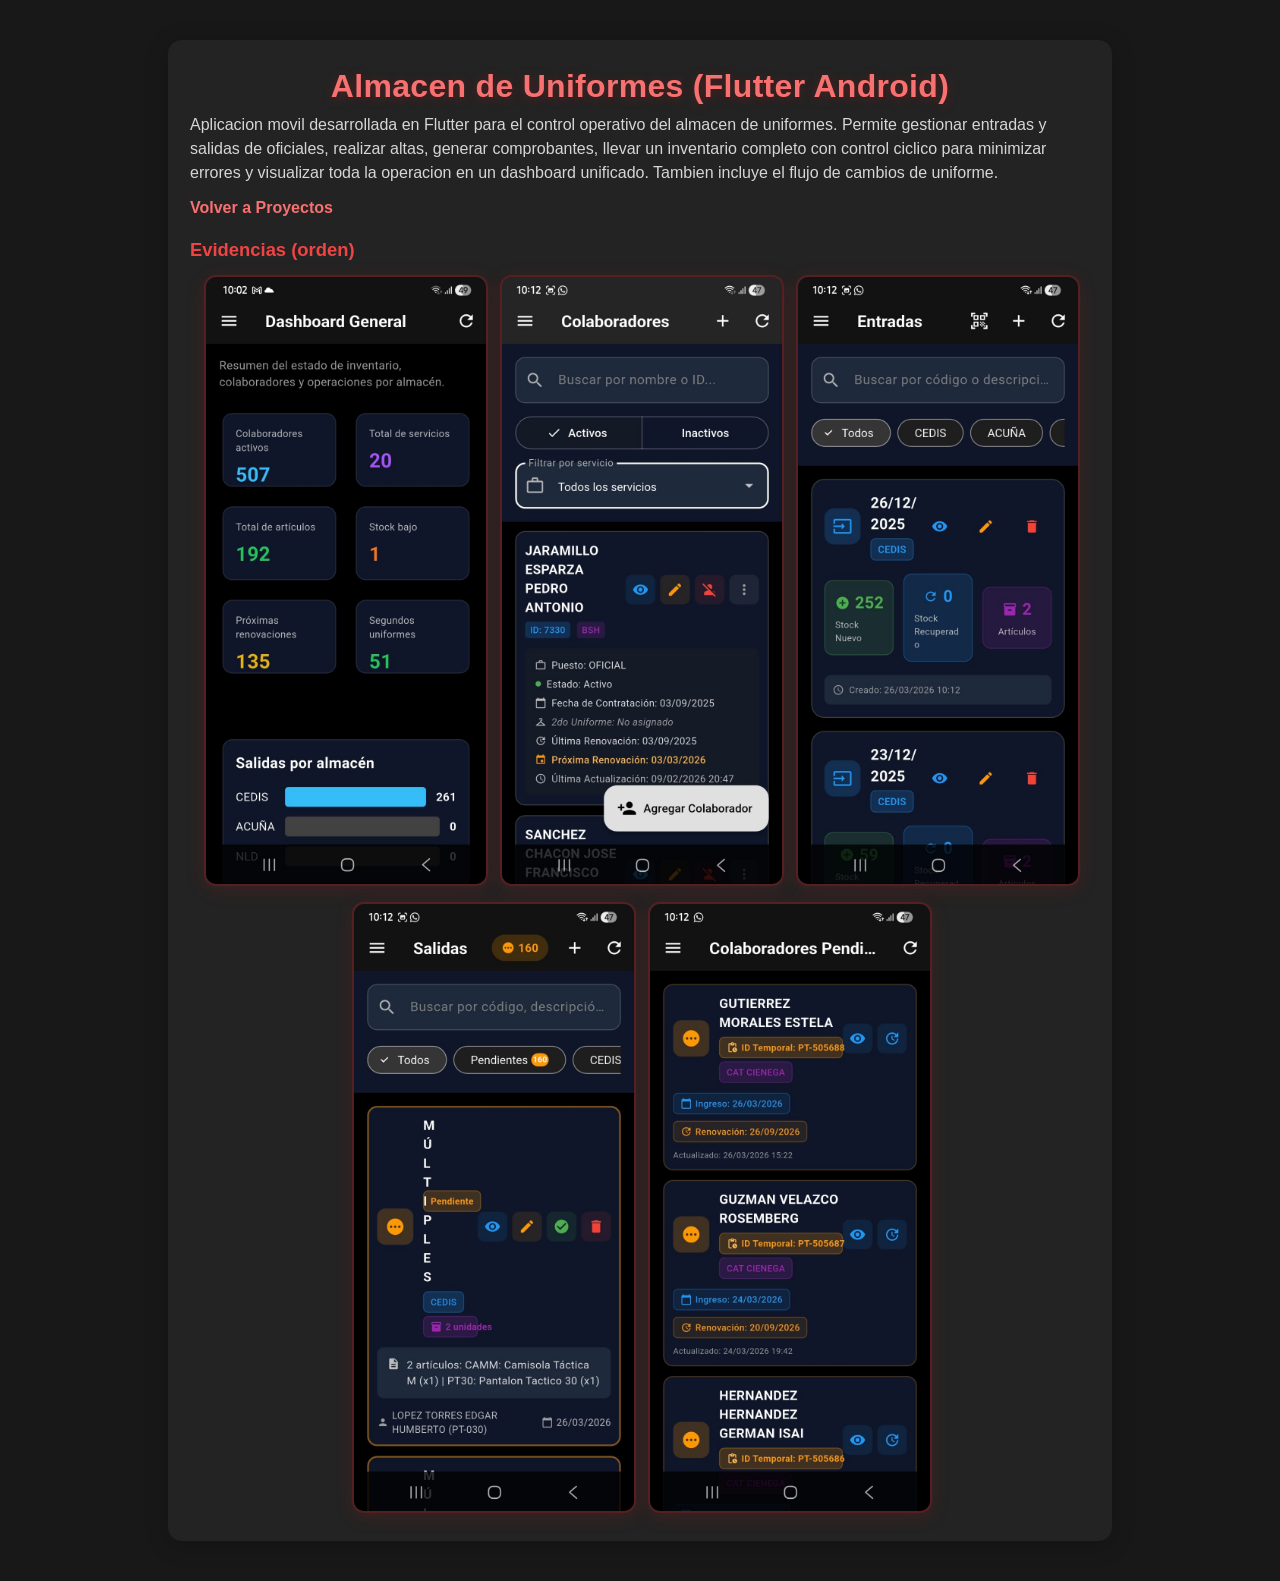
<file: almacen.html>
<!DOCTYPE html>
<html lang="es">
<head>
  <meta charset="UTF-8">
  <meta name="viewport" content="width=device-width, initial-scale=1.0">
  <title>Almacen de Uniformes - Evidencias</title>
  <style>
    body {
      background: #181818;
      color: #f5f5f5;
      font-family: 'Segoe UI', Arial, sans-serif;
      margin: 0;
      padding: 0;
    }
    .container {
      max-width: 900px;
      margin: 40px auto;
      background: #232323;
      border-radius: 14px;
      box-shadow: 0 4px 24px #0003;
      padding: 28px 22px;
      position: relative;
    }
    h1 {
      font-size: 2rem;
      margin: 0 0 8px 0;
      color: #f87171;
      text-align: center;
      letter-spacing: .3px;
      text-shadow: 0 2px 12px #b91c1c55;
    }
    p {
      margin: 0;
      color: #d6d6d6;
      line-height: 1.5;
    }
    .back {
      display: inline-block;
      margin-top: 14px;
      color: #f87171;
      text-decoration: none;
      font-weight: 600;
    }
    .section-title {
      margin-top: 22px;
      color: #ef4444;
      font-size: 1.15rem;
      font-weight: 700;
    }
    .evidencias {
      display: flex;
      flex-wrap: wrap;
      flex-direction: row;
      gap: 16px;
      margin-top: 14px;
      justify-content: center;
      align-items: flex-start;
    }
    figure {
      margin: 0;
      width: min(280px, 100%);
    }
    img {
      width: 100%;
      max-width: 280px;
      height: auto;
      border-radius: 12px;
      box-shadow: 0 4px 18px rgba(185,28,28,0.18);
      border: 2px solid #b91c1c55;
      display: block;
      background: #232326;
    }

    .evidencias.one figure { width: min(520px, 100%); }
    .evidencias.one img { max-width: 520px; }
    .evidencias.three figure { width: min(360px, 100%); }
    .evidencias.three img { max-width: 360px; }
    figcaption {
      display: none;
    }
    @media (max-width: 600px) {
      .container { padding: 18px 14px; margin: 18px 10px; }
      h1 { font-size: 1.6rem; }
      figure { width: 100%; }
      img { border-radius: 10px; max-width: 100%; }
    }
  </style>
</head>
<body>
  <div class="container">
    <h1>Almacen de Uniformes (Flutter Android)</h1>
    <p>
      Aplicacion movil desarrollada en Flutter para el control operativo del almacen de uniformes.
      Permite gestionar entradas y salidas de oficiales, realizar altas, generar comprobantes, llevar un inventario completo
      con control ciclico para minimizar errores y visualizar toda la operacion en un dashboard unificado.
      Tambien incluye el flujo de cambios de uniforme.
    </p>
    <a class="back" href="./index.html">Volver a Proyectos</a>

    <div class="section-title">Evidencias (orden)</div>
    <div class="evidencias many">
      <figure>
        <img src="./evidencias ts/almacen/inicio.jpeg" alt="Almacen - inicio">
      </figure>
      <figure>
        <img src="./evidencias ts/almacen/colaboradores.jpeg" alt="Almacen - colaboradores">
      </figure>
      <figure>
        <img src="./evidencias ts/almacen/entradas.jpeg" alt="Almacen - entradas">
      </figure>
      <figure>
        <img src="./evidencias ts/almacen/salidas.jpeg" alt="Almacen - salidas">
      </figure>
      <figure>
        <img src="./evidencias ts/almacen/pendientes.jpeg" alt="Almacen - pendientes">
      </figure>
    </div>
  </div>
</body>
</html>
</file>
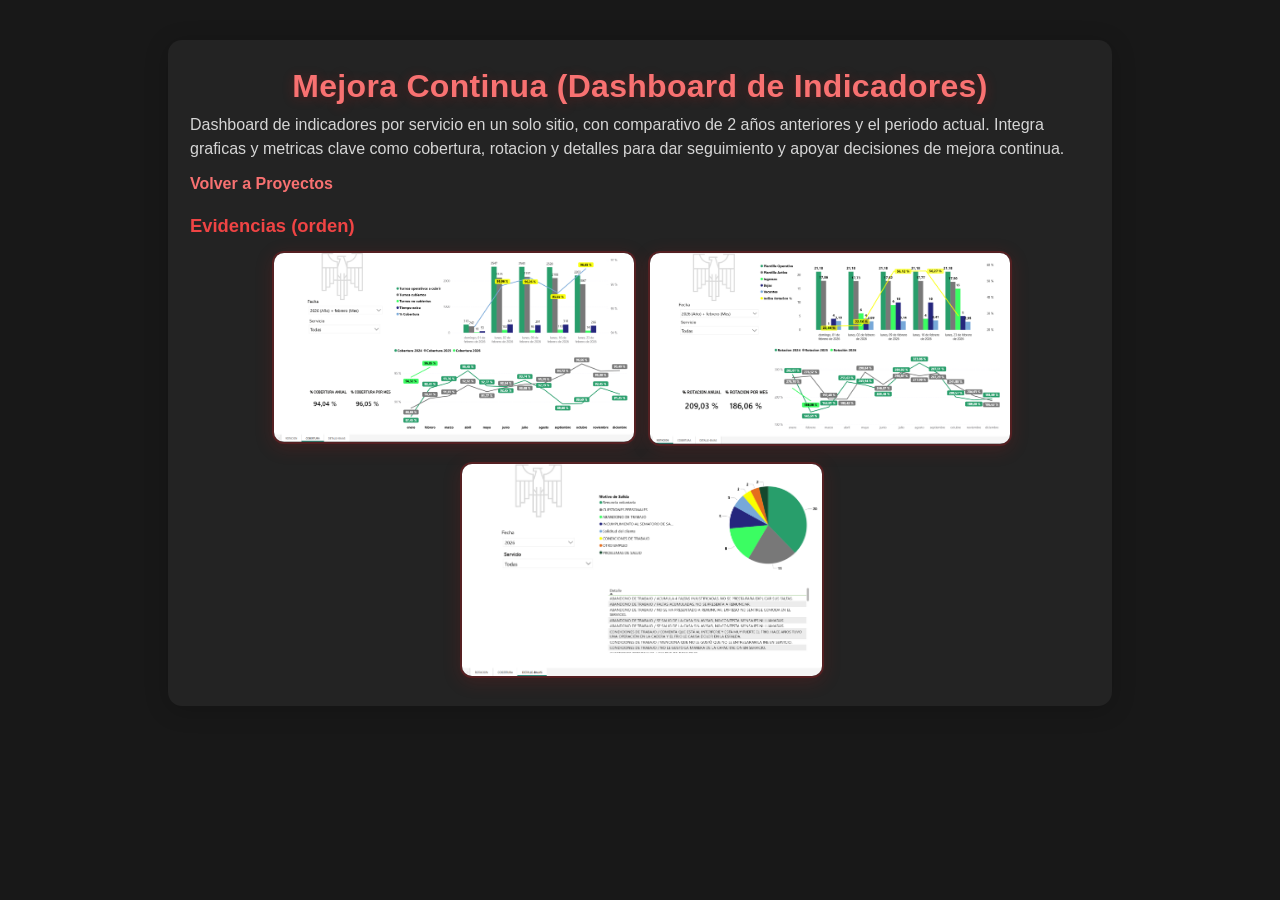
<file: mejoracontinua.html>
<!DOCTYPE html>
<html lang="es">
<head>
  <meta charset="UTF-8">
  <meta name="viewport" content="width=device-width, initial-scale=1.0">
  <title>Mejora Continua - Evidencias</title>
  <style>
    body {
      background: #181818;
      color: #f5f5f5;
      font-family: 'Segoe UI', Arial, sans-serif;
      margin: 0;
      padding: 0;
    }
    .container {
      max-width: 900px;
      margin: 40px auto;
      background: #232323;
      border-radius: 14px;
      box-shadow: 0 4px 24px #0003;
      padding: 28px 22px;
      position: relative;
    }
    h1 {
      font-size: 2rem;
      margin: 0 0 8px 0;
      color: #f87171;
      text-align: center;
      letter-spacing: .3px;
      text-shadow: 0 2px 12px #b91c1c55;
    }
    p {
      margin: 0;
      color: #d6d6d6;
      line-height: 1.5;
    }
    .back {
      display: inline-block;
      margin-top: 14px;
      color: #f87171;
      text-decoration: none;
      font-weight: 600;
    }
    .section-title {
      margin-top: 22px;
      color: #ef4444;
      font-size: 1.15rem;
      font-weight: 700;
    }
    .evidencias {
      display: flex;
      flex-wrap: wrap;
      flex-direction: row;
      gap: 16px;
      margin-top: 14px;
      justify-content: center;
      align-items: flex-start;
    }
    figure { margin: 0; width: min(280px, 100%); }
    img {
      width: 100%;
      max-width: 280px;
      height: auto;
      border-radius: 12px;
      box-shadow: 0 4px 18px rgba(185,28,28,0.18);
      border: 2px solid #b91c1c55;
      display: block;
      background: #232326;
    }

    .evidencias.one figure { width: min(520px, 100%); }
    .evidencias.one img { max-width: 520px; }
    .evidencias.three figure { width: min(360px, 100%); }
    .evidencias.three img { max-width: 360px; }
    figcaption {
      display: none;
    }
    @media (max-width: 600px) {
      .container { padding: 18px 14px; margin: 18px 10px; }
      h1 { font-size: 1.6rem; }
      figure { width: 100%; }
      img { border-radius: 10px; max-width: 100%; }
    }
  </style>
</head>
<body>
  <div class="container">
    <h1>Mejora Continua (Dashboard de Indicadores)</h1>
    <p>
      Dashboard de indicadores por servicio en un solo sitio, con comparativo de 2 años anteriores y el periodo actual.
      Integra graficas y metricas clave como cobertura, rotacion y detalles para dar seguimiento y apoyar decisiones
      de mejora continua.
    </p>
    <a class="back" href="./index.html">Volver a Proyectos</a>

    <div class="section-title">Evidencias (orden)</div>
    <div class="evidencias three">
      <figure>
        <img src="./evidencias ts/mejoracontinua/cobertura.png" alt="Cobertura">
      </figure>
      <figure>
        <img src="./evidencias ts/mejoracontinua/rotacion.png" alt="Rotacion">
      </figure>
      <figure>
        <img src="./evidencias ts/mejoracontinua/detalles.png" alt="Detalles">
      </figure>
    </div>
  </div>
</body>
</html>
</file>
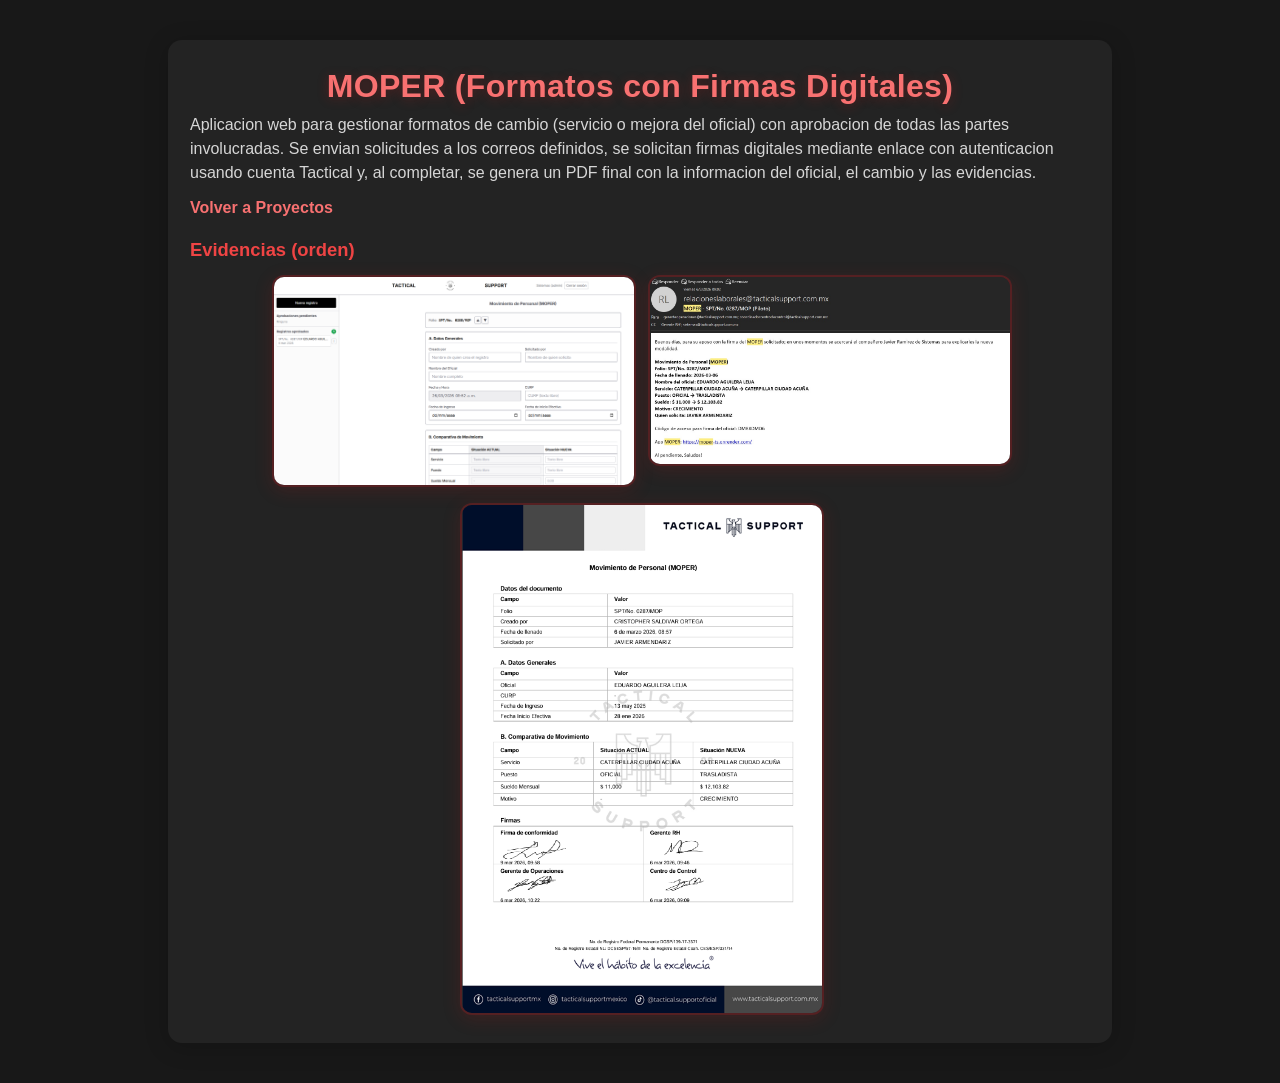
<file: moper.html>
<!DOCTYPE html>
<html lang="es">
<head>
  <meta charset="UTF-8">
  <meta name="viewport" content="width=device-width, initial-scale=1.0">
  <title>MOPER - Evidencias</title>
  <style>
    body {
      background: #181818;
      color: #f5f5f5;
      font-family: 'Segoe UI', Arial, sans-serif;
      margin: 0;
      padding: 0;
    }
    .container {
      max-width: 900px;
      margin: 40px auto;
      background: #232323;
      border-radius: 14px;
      box-shadow: 0 4px 24px #0003;
      padding: 28px 22px;
      position: relative;
    }
    h1 {
      font-size: 2rem;
      margin: 0 0 8px 0;
      color: #f87171;
      text-align: center;
      letter-spacing: .3px;
      text-shadow: 0 2px 12px #b91c1c55;
    }
    p {
      margin: 0;
      color: #d6d6d6;
      line-height: 1.5;
    }
    .back {
      display: inline-block;
      margin-top: 14px;
      color: #f87171;
      text-decoration: none;
      font-weight: 600;
    }
    .section-title {
      margin-top: 22px;
      color: #ef4444;
      font-size: 1.15rem;
      font-weight: 700;
    }
    .evidencias {
      display: flex;
      flex-wrap: wrap;
      flex-direction: row;
      gap: 16px;
      margin-top: 14px;
      justify-content: center;
      align-items: flex-start;
    }
    figure { margin: 0; width: min(280px, 100%); }
    img {
      width: 100%;
      max-width: 280px;
      height: auto;
      border-radius: 12px;
      box-shadow: 0 4px 18px rgba(185,28,28,0.18);
      border: 2px solid #b91c1c55;
      display: block;
      background: #232326;
    }

    .evidencias.one figure { width: min(520px, 100%); }
    .evidencias.one img { max-width: 520px; }
    .evidencias.three figure { width: min(360px, 100%); }
    .evidencias.three img { max-width: 360px; }
    figcaption {
      display: none;
    }
    @media (max-width: 600px) {
      .container { padding: 18px 14px; margin: 18px 10px; }
      h1 { font-size: 1.6rem; }
      figure { width: 100%; }
      img { border-radius: 10px; max-width: 100%; }
    }
  </style>
</head>
<body>
  <div class="container">
    <h1>MOPER (Formatos con Firmas Digitales)</h1>
    <p>
      Aplicacion web para gestionar formatos de cambio (servicio o mejora del oficial) con aprobacion de todas
      las partes involucradas.
      Se envian solicitudes a los correos definidos, se solicitan firmas digitales mediante enlace con autenticacion
      usando cuenta Tactical y, al completar, se genera un PDF final con la informacion del oficial, el cambio y las evidencias.
    </p>
    <a class="back" href="./index.html">Volver a Proyectos</a>

    <div class="section-title">Evidencias (orden)</div>
    <div class="evidencias three">
      <figure>
        <img src="./evidencias ts/moper/inicio.png" alt="MOPER - inicio">
      </figure>
      <figure>
        <img src="./evidencias ts/moper/correo.jpeg" alt="MOPER - correo">
      </figure>
      <figure>
        <img src="./evidencias ts/moper/evidencia.png" alt="MOPER - evidencia">
      </figure>
    </div>
  </div>
</body>
</html>
</file>
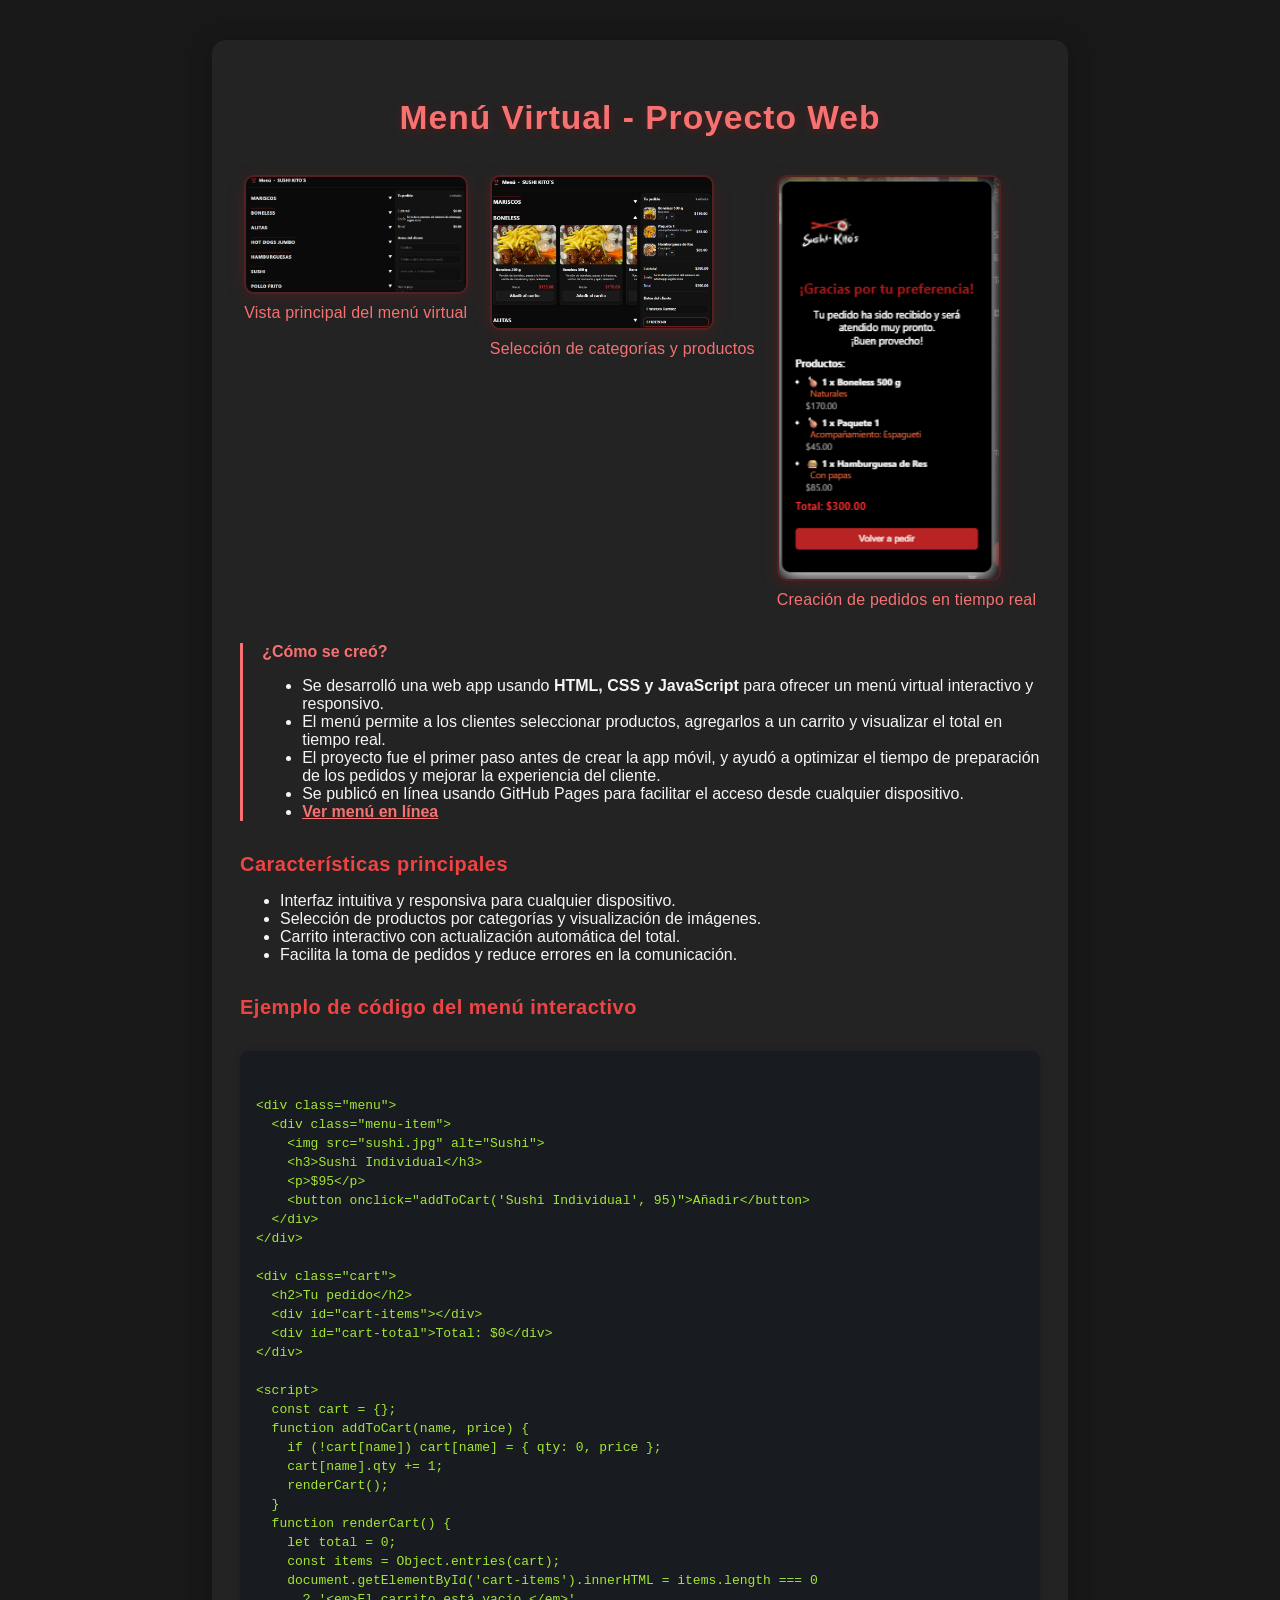
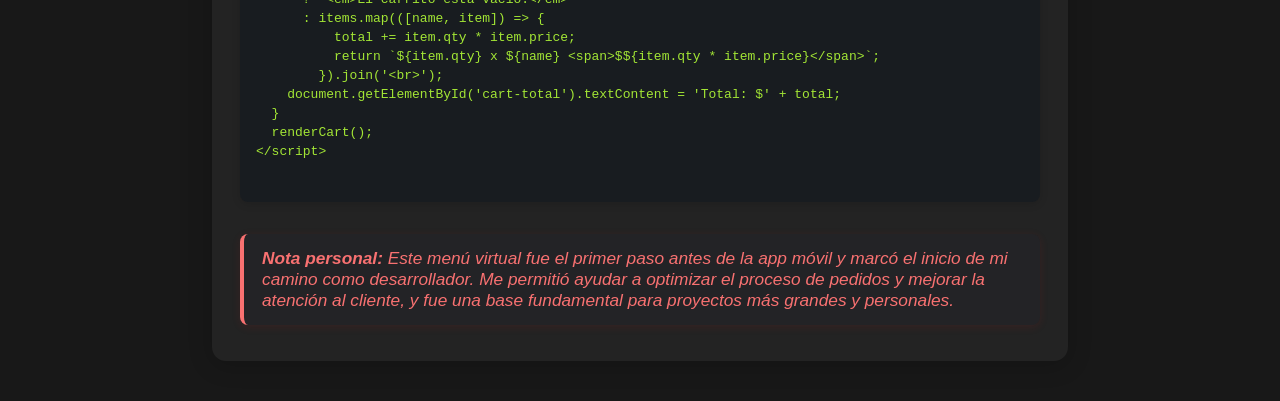
<file: proyecto1.html>
<!DOCTYPE html>
<html lang="es">
<head>
    <meta charset="UTF-8">
    <meta name="viewport" content="width=device-width, initial-scale=1.0">
    <title>Menú Virtual - Detalles del Proyecto</title>
    <link href="https://fonts.googleapis.com/css?family=Fira+Mono:400,500&display=swap" rel="stylesheet">
    <style>
        body {
            background: #181818;
            color: #f5f5f5;
            font-family: 'Segoe UI', Arial, sans-serif;
            margin: 0;
            padding: 0;
        }
        .container {
            max-width: 800px;
            margin: 40px auto;
            background: #232323;
            border-radius: 14px;
            box-shadow: 0 4px 24px #0003;
            padding: 36px 28px;
            position: relative;
        }
        h1 {
            font-size: 2.1rem;
            margin-bottom: 0.5em;
            color: #f87171;
            text-align: center;
            letter-spacing: 1px;
            text-shadow: 0 2px 12px #b91c1c55;
        }
        h2 {
            color: #ef4444;
            margin-top: 32px;
            margin-bottom: 14px;
            font-size: 1.25rem;
            letter-spacing: 0.5px;
        }
        .steps {
            margin-bottom: 2em;
        }
        .step {
            margin-bottom: 1.2em;
            padding-left: 1.2em;
            border-left: 3px solid #f87171;
        }
        .step-title {
            font-weight: bold;
            color: #f87171;
        }
        .proyecto1-imgs {
            display: flex;
            flex-wrap: wrap;
            gap: 22px;
            justify-content: center;
            margin: 38px 0 18px 0;
        }
        .proyecto1-imgs img {
            border-radius: 10px;
            box-shadow: 0 4px 18px rgba(185,28,28,0.18);
            width: 220px;
            max-width: 90vw;
            object-fit: cover;
            background: #232326;
            border: 2px solid #b91c1c55;
            transition: transform 0.2s, box-shadow 0.2s;
        }
        .proyecto1-imgs img:hover {
            transform: scale(1.045);
            box-shadow: 0 8px 32px #b91c1c55;
        }
        .img-caption {
            text-align: center;
            font-size: 1rem;
            color: #f87171;
            margin-top: 6px;
            margin-bottom: 16px;
            font-weight: 500;
            letter-spacing: 0.2px;
        }
        .nota-dev {
            background: #232326;
            border-left: 4px solid #f87171;
            padding: 14px 18px;
            margin: 32px 0 0 0;
            border-radius: 8px;
            color: #f87171;
            font-size: 1.08rem;
            font-style: italic;
            box-shadow: 0 2px 8px #b91c1c22;
        }
        .code-section {
            background: #181c20;
            border-radius: 8px;
            padding: 1.5em 1em;
            margin-top: 2em;
            box-shadow: 0 2px 8px #0002;
        }
        .code-section h2 {
            font-size: 1.1rem;
            color: #f87171;
            margin-bottom: 1em;
        }
        pre {
            background: none;
            color: #e0e0e0;
            font-family: 'Fira Mono', 'Consolas', monospace;
            font-size: 1em;
            margin: 0;
            overflow-x: auto;
        }
        code {
            background: none;
            color: #a3e635;
        }
        @media (max-width: 600px) {
            .container {
                padding: 12px 2vw;
            }
            .proyecto1-imgs img {
                width: 98vw;
                max-width: 98vw;
            }
        }
    </style>
</head>
<body>
    <div class="container">
        <h1>Menú Virtual - Proyecto Web</h1>
        <div class="proyecto1-imgs">
            <div>
                <img src="assets/proyecto1/ejemplo1.png" alt="Menú virtual - inicio">
                <div class="img-caption">Vista principal del menú virtual</div>
            </div>
            <div>
                <img src="assets/proyecto1/ejemplo2.png" alt="Menú virtual - categorías">
                <div class="img-caption">Selección de categorías y productos</div>
            </div>
            <div>
                <img src="assets/proyecto1/ejemplo3.png" alt="Menú virtual - pedidos">
                <div class="img-caption">Creación de pedidos en tiempo real</div>
            </div>
        </div>
        <div class="steps">
            <div class="step">
                <div class="step-title">¿Cómo se creó?</div>
                <ul>
                    <li>Se desarrolló una web app usando <b>HTML, CSS y JavaScript</b> para ofrecer un menú virtual interactivo y responsivo.</li>
                    <li>El menú permite a los clientes seleccionar productos, agregarlos a un carrito y visualizar el total en tiempo real.</li>
                    <li>El proyecto fue el primer paso antes de crear la app móvil, y ayudó a optimizar el tiempo de preparación de los pedidos y mejorar la experiencia del cliente.</li>
                    <li>Se publicó en línea usando GitHub Pages para facilitar el acceso desde cualquier dispositivo.</li>
                    <li>
                        <a href="https://saijayin37rv.github.io/SUSHI_KITO-S/" target="_blank" style="color:#f87171; text-decoration:underline; font-weight:bold;">
                            Ver menú en línea
                        </a>
                    </li>
                </ul>
            </div>
        </div>
        <h2>Características principales</h2>
        <ul>
            <li>Interfaz intuitiva y responsiva para cualquier dispositivo.</li>
            <li>Selección de productos por categorías y visualización de imágenes.</li>
            <li>Carrito interactivo con actualización automática del total.</li>
            <li>Facilita la toma de pedidos y reduce errores en la comunicación.</li>
        </ul>
        <h2>Ejemplo de código del menú interactivo</h2>
        <div class="code-section">
            <pre><code>
&lt;div class="menu"&gt;
  &lt;div class="menu-item"&gt;
    &lt;img src="sushi.jpg" alt="Sushi"&gt;
    &lt;h3&gt;Sushi Individual&lt;/h3&gt;
    &lt;p&gt;$95&lt;/p&gt;
    &lt;button onclick="addToCart('Sushi Individual', 95)"&gt;Añadir&lt;/button&gt;
  &lt;/div&gt;
&lt;/div&gt;

&lt;div class="cart"&gt;
  &lt;h2&gt;Tu pedido&lt;/h2&gt;
  &lt;div id="cart-items"&gt;&lt;/div&gt;
  &lt;div id="cart-total"&gt;Total: $0&lt;/div&gt;
&lt;/div&gt;

&lt;script&gt;
  const cart = {};
  function addToCart(name, price) {
    if (!cart[name]) cart[name] = { qty: 0, price };
    cart[name].qty += 1;
    renderCart();
  }
  function renderCart() {
    let total = 0;
    const items = Object.entries(cart);
    document.getElementById('cart-items').innerHTML = items.length === 0
      ? '&lt;em&gt;El carrito está vacío.&lt;/em&gt;'
      : items.map(([name, item]) =&gt; {
          total += item.qty * item.price;
          return `${item.qty} x ${name} &lt;span&gt;$${item.qty * item.price}&lt;/span&gt;`;
        }).join('&lt;br&gt;');
    document.getElementById('cart-total').textContent = 'Total: $' + total;
  }
  renderCart();
&lt;/script&gt;
            </code></pre>
        </div>
        <div class="nota-dev">
            <strong>Nota personal:</strong> Este menú virtual fue el primer paso antes de la app móvil y marcó el inicio de mi camino como desarrollador. Me permitió ayudar a optimizar el proceso de pedidos y mejorar la atención al cliente, y fue una base fundamental para proyectos más grandes y personales.
        </div>
    </div>
</body>
</html>
</file>
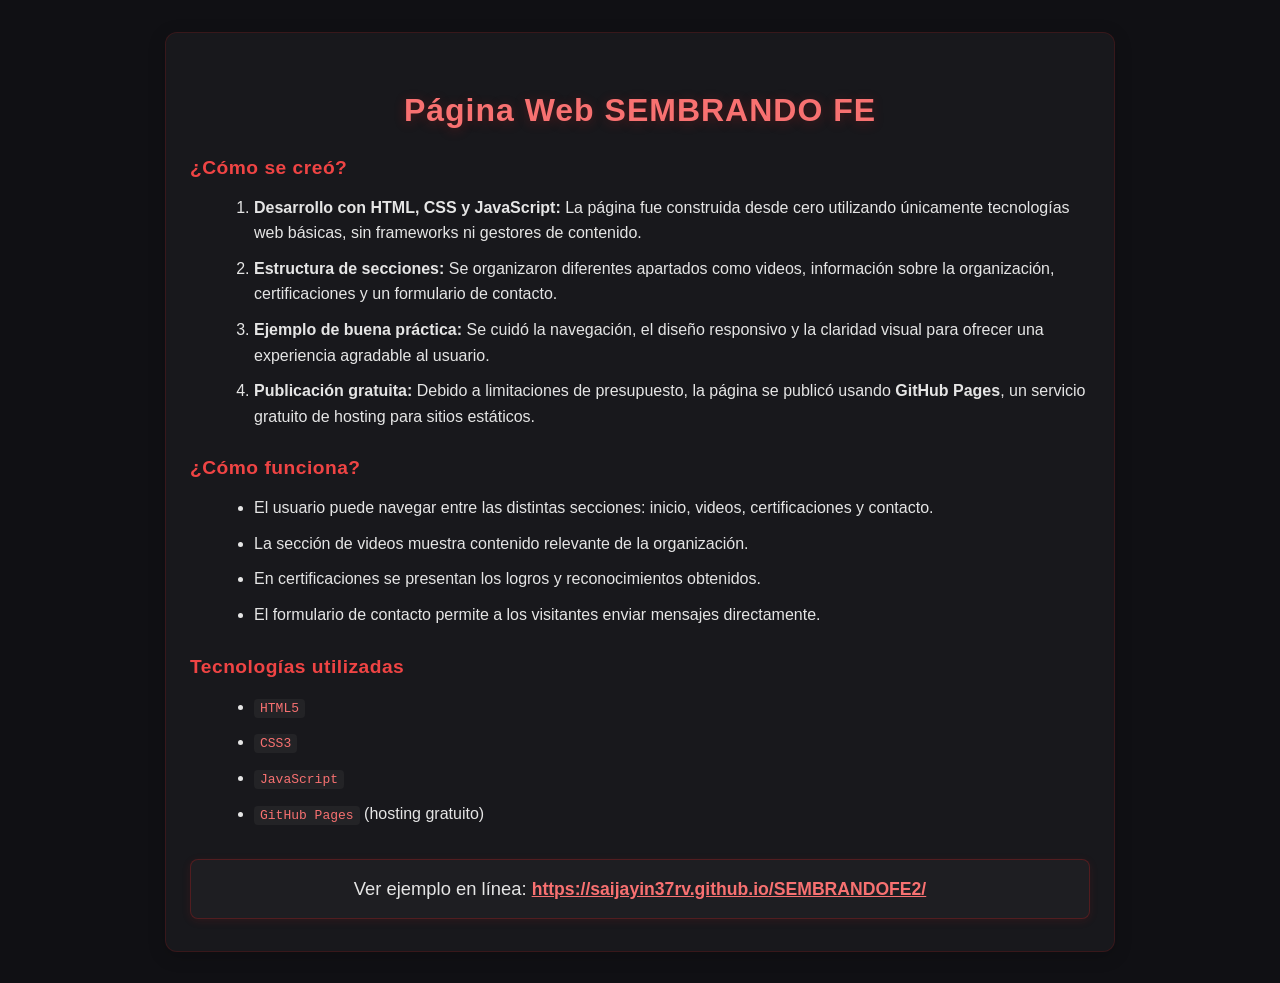
<file: proyecto3.html>
<!DOCTYPE html>
<html lang="es">
<head>
  <meta charset="UTF-8">
  <title>Proyecto 3: Página Web SEMBRANDO FE</title>
  <style>
    body {
      background: #101014;
      font-family: 'Segoe UI', Arial, sans-serif;
      margin: 0;
      padding: 0;
      color: #e5e5e5;
    }
    #detalle-proyecto3 {
      background: #18181c;
      border-radius: 12px;
      padding: 32px 24px;
      margin: 32px auto;
      max-width: 900px;
      box-shadow: 0 4px 18px rgba(0,0,0,0.18);
      border: 1.5px solid #b91c1c33;
    }
    #detalle-proyecto3 h2 {
      color: #f87171;
      margin-bottom: 18px;
      font-size: 2rem;
      text-align: center;
      letter-spacing: 1px;
      text-shadow: 0 2px 12px #b91c1c55;
    }
    #detalle-proyecto3 h3 {
      color: #ef4444;
      margin-top: 28px;
      margin-bottom: 12px;
      font-size: 1.2rem;
      letter-spacing: 0.5px;
    }
    #detalle-proyecto3 ul, #detalle-proyecto3 ol {
      margin-left: 24px;
      margin-bottom: 18px;
    }
    #detalle-proyecto3 li {
      margin-bottom: 10px;
      line-height: 1.6;
    }
    .github-link {
      display: block;
      text-align: center;
      margin: 32px 0 0 0;
      font-size: 1.15rem;
      background: #1e1e22;
      padding: 18px 0;
      border-radius: 8px;
      border: 1px solid #b91c1c55;
      box-shadow: 0 2px 8px #b91c1c22;
    }
    .github-link a {
      color: #f87171;
      text-decoration: underline;
      font-weight: bold;
      font-size: 1.1rem;
      transition: color 0.2s;
    }
    .github-link a:hover {
      color: #fff;
      text-shadow: 0 0 8px #b91c1c;
    }
    /* Scrollbar estilo hacker */
    ::-webkit-scrollbar {
      width: 10px;
      background: #18181c;
    }
    ::-webkit-scrollbar-thumb {
      background: #b91c1c55;
      border-radius: 8px;
    }
    ::selection {
      background: #b91c1c55;
    }
    code, pre {
      background: #232326;
      color: #f87171;
      padding: 2px 6px;
      border-radius: 4px;
      font-size: 1em;
    }
  </style>
</head>
<body>
  <section id="detalle-proyecto3">
    <h2>Página Web SEMBRANDO FE</h2>
    <h3>¿Cómo se creó?</h3>
    <ol>
      <li>
        <strong>Desarrollo con HTML, CSS y JavaScript:</strong>
        La página fue construida desde cero utilizando únicamente tecnologías web básicas, sin frameworks ni gestores de contenido.
      </li>
      <li>
        <strong>Estructura de secciones:</strong>
        Se organizaron diferentes apartados como videos, información sobre la organización, certificaciones y un formulario de contacto.
      </li>
      <li>
        <strong>Ejemplo de buena práctica:</strong>
        Se cuidó la navegación, el diseño responsivo y la claridad visual para ofrecer una experiencia agradable al usuario.
      </li>
      <li>
        <strong>Publicación gratuita:</strong>
        Debido a limitaciones de presupuesto, la página se publicó usando <b>GitHub Pages</b>, un servicio gratuito de hosting para sitios estáticos.
      </li>
    </ol>
    <h3>¿Cómo funciona?</h3>
    <ul>
      <li>El usuario puede navegar entre las distintas secciones: inicio, videos, certificaciones y contacto.</li>
      <li>La sección de videos muestra contenido relevante de la organización.</li>
      <li>En certificaciones se presentan los logros y reconocimientos obtenidos.</li>
      <li>El formulario de contacto permite a los visitantes enviar mensajes directamente.</li>
    </ul>
    <h3>Tecnologías utilizadas</h3>
    <ul>
      <li><code>HTML5</code></li>
      <li><code>CSS3</code></li>
      <li><code>JavaScript</code></li>
      <li><code>GitHub Pages</code> (hosting gratuito)</li>
    </ul>
    <div class="github-link">
      <span>Ver ejemplo en línea: </span>
      <a href="https://saijayin37rv.github.io/SEMBRANDOFE2/" target="_blank">https://saijayin37rv.github.io/SEMBRANDOFE2/</a>
    </div>
  </section>
</body>
</html>
</file>
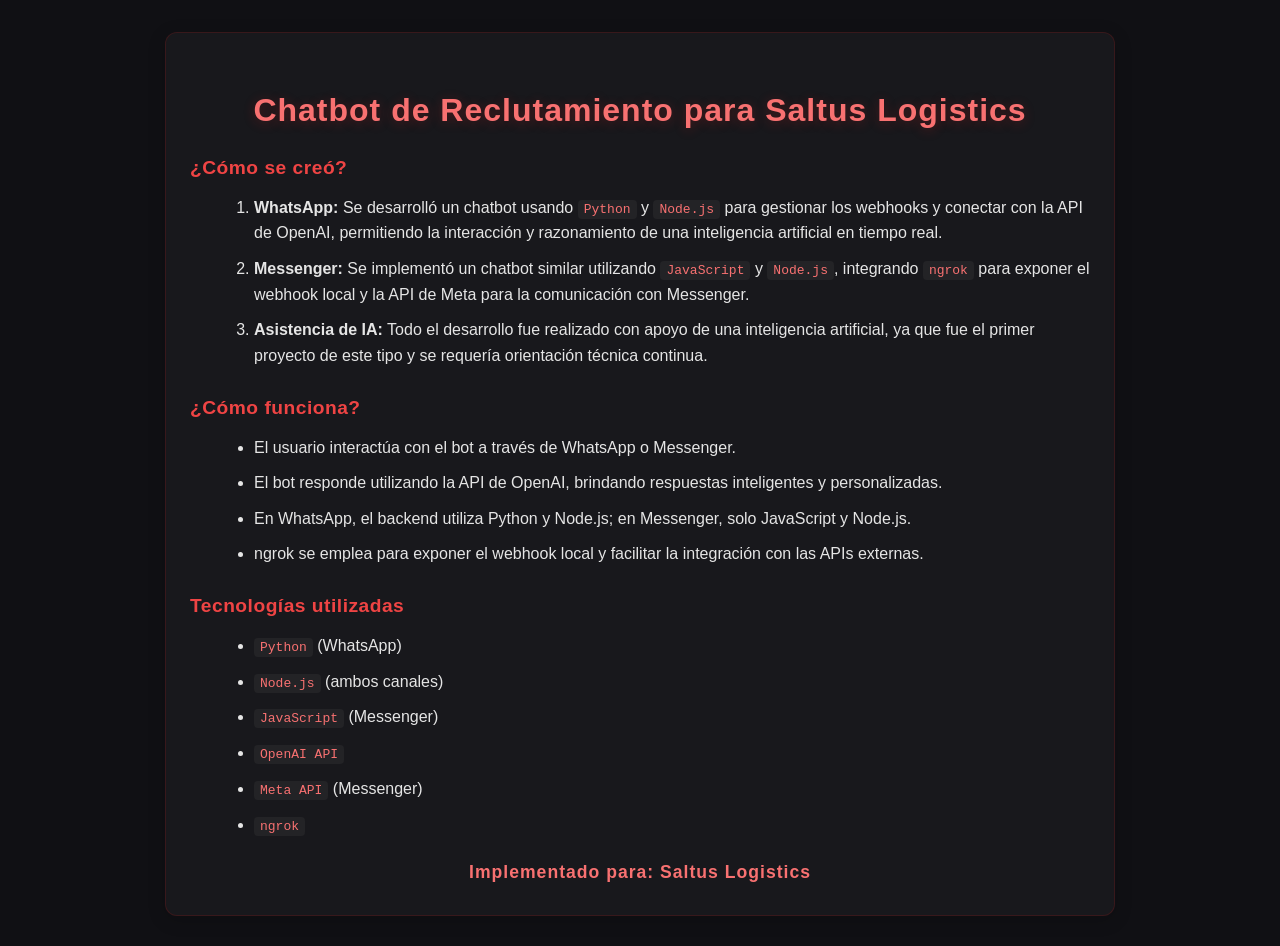
<file: proyecto4.html>
<!DOCTYPE html>
<html lang="es">
<head>
  <meta charset="UTF-8">
  <title>Proyecto 4: Chatbot de Reclutamiento para Saltus Logistics</title>
  <style>
    body {
      background: #101014;
      font-family: 'Segoe UI', Arial, sans-serif;
      margin: 0;
      padding: 0;
      color: #e5e5e5;
    }
    #detalle-proyecto4 {
      background: #18181c;
      border-radius: 12px;
      padding: 32px 24px;
      margin: 32px auto;
      max-width: 900px;
      box-shadow: 0 4px 18px rgba(0,0,0,0.18);
      border: 1.5px solid #b91c1c33;
    }
    #detalle-proyecto4 h2 {
      color: #f87171;
      margin-bottom: 18px;
      font-size: 2rem;
      text-align: center;
      letter-spacing: 1px;
      text-shadow: 0 2px 12px #b91c1c55;
    }
    #detalle-proyecto4 h3 {
      color: #ef4444;
      margin-top: 28px;
      margin-bottom: 12px;
      font-size: 1.2rem;
      letter-spacing: 0.5px;
    }
    #detalle-proyecto4 ul, #detalle-proyecto4 ol {
      margin-left: 24px;
      margin-bottom: 18px;
    }
    #detalle-proyecto4 li {
      margin-bottom: 10px;
      line-height: 1.6;
    }
    .empresa {
      display: block;
      text-align: center;
      margin: 24px 0 0 0;
      font-size: 1.1rem;
      color: #f87171;
      font-weight: bold;
      letter-spacing: 1px;
    }
    code, pre {
      background: #232326;
      color: #f87171;
      padding: 2px 6px;
      border-radius: 4px;
      font-size: 1em;
    }
    ::-webkit-scrollbar {
      width: 10px;
      background: #18181c;
    }
    ::-webkit-scrollbar-thumb {
      background: #b91c1c55;
      border-radius: 8px;
    }
    ::selection {
      background: #b91c1c55;
    }
  </style>
</head>
<body>
  <section id="detalle-proyecto4">
    <h2>Chatbot de Reclutamiento para Saltus Logistics</h2>
    <h3>¿Cómo se creó?</h3>
    <ol>
      <li>
        <strong>WhatsApp:</strong> Se desarrolló un chatbot usando <code>Python</code> y <code>Node.js</code> para gestionar los webhooks y conectar con la API de OpenAI, permitiendo la interacción y razonamiento de una inteligencia artificial en tiempo real.
      </li>
      <li>
        <strong>Messenger:</strong> Se implementó un chatbot similar utilizando <code>JavaScript</code> y <code>Node.js</code>, integrando <code>ngrok</code> para exponer el webhook local y la API de Meta para la comunicación con Messenger.
      </li>
      <li>
        <strong>Asistencia de IA:</strong> Todo el desarrollo fue realizado con apoyo de una inteligencia artificial, ya que fue el primer proyecto de este tipo y se requería orientación técnica continua.
      </li>
    </ol>
    <h3>¿Cómo funciona?</h3>
    <ul>
      <li>El usuario interactúa con el bot a través de WhatsApp o Messenger.</li>
      <li>El bot responde utilizando la API de OpenAI, brindando respuestas inteligentes y personalizadas.</li>
      <li>En WhatsApp, el backend utiliza Python y Node.js; en Messenger, solo JavaScript y Node.js.</li>
      <li>ngrok se emplea para exponer el webhook local y facilitar la integración con las APIs externas.</li>
    </ul>
    <h3>Tecnologías utilizadas</h3>
    <ul>
      <li><code>Python</code> (WhatsApp)</li>
      <li><code>Node.js</code> (ambos canales)</li>
      <li><code>JavaScript</code> (Messenger)</li>
      <li><code>OpenAI API</code></li>
      <li><code>Meta API</code> (Messenger)</li>
      <li><code>ngrok</code></li>
    </ul>
    <div class="empresa">
      Implementado para: Saltus Logistics
    </div>
  </section>
</body>
</html>
</file>
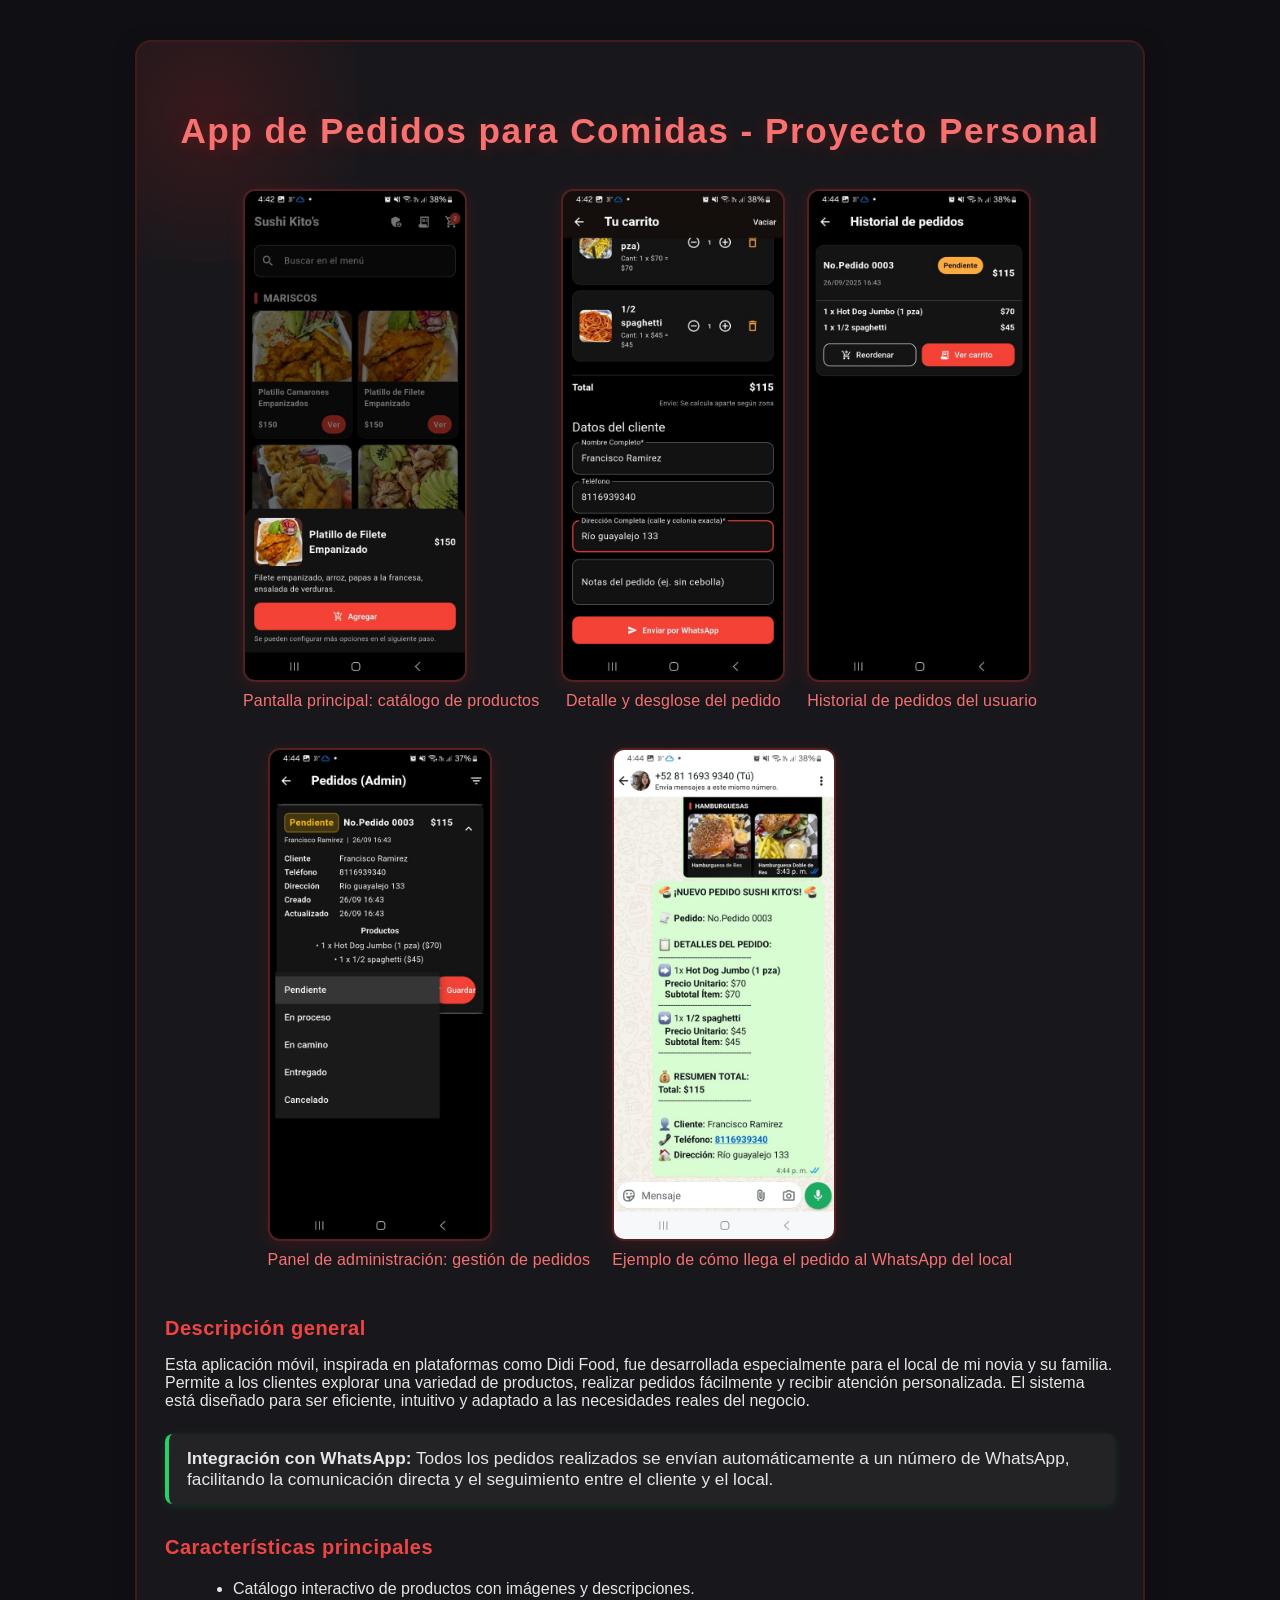
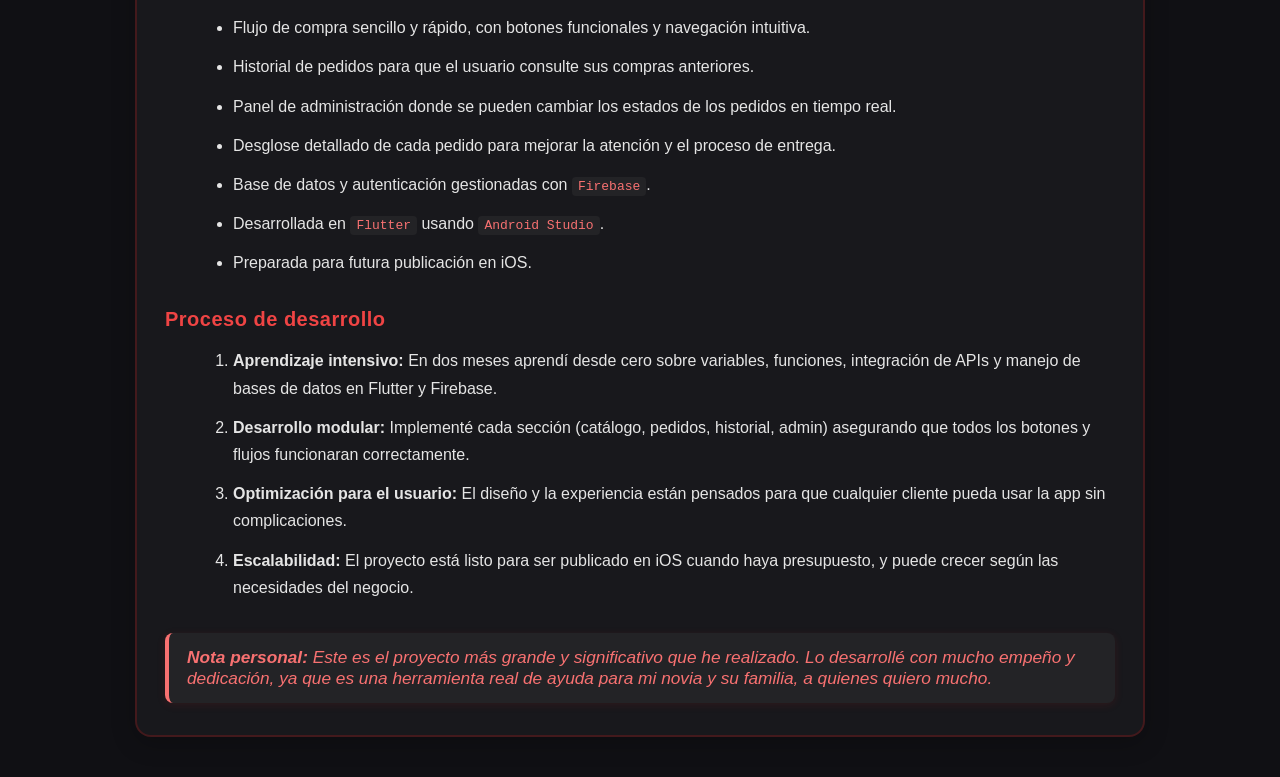
<file: proyecto5.html>
<!DOCTYPE html>
<html lang="es">
<head>
  <meta charset="UTF-8">
  <title>App de Pedidos para Comidas</title>
  <style>
    body {
      background: #101014;
      font-family: 'Segoe UI', Arial, sans-serif;
      margin: 0;
      padding: 0;
      color: #e5e5e5;
    }
    #detalle-proyecto5 {
      background: #18181c;
      border-radius: 16px;
      padding: 40px 28px 32px 28px;
      margin: 40px auto;
      max-width: 950px;
      box-shadow: 0 6px 24px rgba(0,0,0,0.22);
      border: 2px solid #b91c1c44;
      position: relative;
      overflow: hidden;
    }
    #detalle-proyecto5::before {
      content: "";
      position: absolute;
      top: -80px;
      left: -80px;
      width: 300px;
      height: 300px;
      background: radial-gradient(circle, #b91c1c33 0%, transparent 80%);
      z-index: 0;
    }
    #detalle-proyecto5 h2 {
      color: #f87171;
      margin-bottom: 18px;
      font-size: 2.2rem;
      text-align: center;
      letter-spacing: 1.5px;
      text-shadow: 0 2px 16px #b91c1c55;
      z-index: 1;
      position: relative;
    }
    #detalle-proyecto5 h3 {
      color: #ef4444;
      margin-top: 32px;
      margin-bottom: 14px;
      font-size: 1.25rem;
      letter-spacing: 0.5px;
      z-index: 1;
      position: relative;
    }
    #detalle-proyecto5 ul, #detalle-proyecto5 ol {
      margin-left: 28px;
      margin-bottom: 20px;
      z-index: 1;
      position: relative;
    }
    #detalle-proyecto5 li {
      margin-bottom: 12px;
      line-height: 1.7;
    }
    .proyecto5-imgs {
      display: flex;
      flex-wrap: wrap;
      gap: 22px;
      justify-content: center;
      margin: 38px 0 18px 0;
      z-index: 1;
      position: relative;
    }
    .proyecto5-imgs img {
      border-radius: 12px;
      box-shadow: 0 4px 18px rgba(185,28,28,0.18);
      width: 220px;
      max-width: 90vw;
      object-fit: cover;
      background: #232326;
      border: 2px solid #b91c1c55;
      transition: transform 0.2s, box-shadow 0.2s;
    }
    .proyecto5-imgs img:hover {
      transform: scale(1.045);
      box-shadow: 0 8px 32px #b91c1c55;
    }
    .img-caption {
      text-align: center;
      font-size: 1rem;
      color: #f87171;
      margin-top: 6px;
      margin-bottom: 16px;
      font-weight: 500;
      letter-spacing: 0.2px;
    }
    .whatsapp-info {
      background: #232326;
      border-left: 4px solid #25d366;
      padding: 14px 18px;
      margin: 24px 0 18px 0;
      border-radius: 8px;
      color: #e5e5e5;
      font-size: 1.08rem;
      box-shadow: 0 2px 8px #25d36622;
      z-index: 1;
      position: relative;
    }
    .nota-dev {
      background: #232326;
      border-left: 4px solid #f87171;
      padding: 14px 18px;
      margin: 32px 0 0 0;
      border-radius: 8px;
      color: #f87171;
      font-size: 1.08rem;
      font-style: italic;
      box-shadow: 0 2px 8px #b91c1c22;
      z-index: 1;
      position: relative;
    }
    code, pre {
      background: #232326;
      color: #f87171;
      padding: 2px 6px;
      border-radius: 4px;
      font-size: 1em;
    }
    ::-webkit-scrollbar {
      width: 10px;
      background: #18181c;
    }
    ::-webkit-scrollbar-thumb {
      background: #b91c1c55;
      border-radius: 8px;
    }
    ::selection {
      background: #b91c1c55;
    }
    @media (max-width: 600px) {
      #detalle-proyecto5 {
        padding: 18px 4vw 18px 4vw;
      }
      .proyecto5-imgs img {
        width: 98vw;
        max-width: 98vw;
      }
    }
  </style>
</head>
<body>
  <section id="detalle-proyecto5">
    <h2>App de Pedidos para Comidas - Proyecto Personal</h2>
    <div class="proyecto5-imgs">
      <div>
        <img src="ejemplo1.jpg" alt="Pantalla principal de la app">
        <div class="img-caption">Pantalla principal: catálogo de productos</div>
      </div>
      <div>
        <img src="ejemplo2.jpg" alt="Detalle de pedido">
        <div class="img-caption">Detalle y desglose del pedido</div>
      </div>
      <div>
        <img src="ejemplo3.jpg" alt="Historial de pedidos">
        <div class="img-caption">Historial de pedidos del usuario</div>
      </div>
      <div>
        <img src="ejemplo4.jpg" alt="Panel de administración">
        <div class="img-caption">Panel de administración: gestión de pedidos</div>
      </div>
      <div>
        <img src="ejemplo5.jpg" alt="Pedido recibido por WhatsApp">
        <div class="img-caption">Ejemplo de cómo llega el pedido al WhatsApp del local</div>
      </div>
    </div>
    <h3>Descripción general</h3>
    <p>
      Esta aplicación móvil, inspirada en plataformas como Didi Food, fue desarrollada especialmente para el local de mi novia y su familia. Permite a los clientes explorar una variedad de productos, realizar pedidos fácilmente y recibir atención personalizada. El sistema está diseñado para ser eficiente, intuitivo y adaptado a las necesidades reales del negocio.
    </p>
    <div class="whatsapp-info">
      <strong>Integración con WhatsApp:</strong> Todos los pedidos realizados se envían automáticamente a un número de WhatsApp, facilitando la comunicación directa y el seguimiento entre el cliente y el local.
    </div>
    <h3>Características principales</h3>
    <ul>
      <li>Catálogo interactivo de productos con imágenes y descripciones.</li>
      <li>Flujo de compra sencillo y rápido, con botones funcionales y navegación intuitiva.</li>
      <li>Historial de pedidos para que el usuario consulte sus compras anteriores.</li>
      <li>Panel de administración donde se pueden cambiar los estados de los pedidos en tiempo real.</li>
      <li>Desglose detallado de cada pedido para mejorar la atención y el proceso de entrega.</li>
      <li>Base de datos y autenticación gestionadas con <code>Firebase</code>.</li>
      <li>Desarrollada en <code>Flutter</code> usando <code>Android Studio</code>.</li>
      <li>Preparada para futura publicación en iOS.</li>
    </ul>
    <h3>Proceso de desarrollo</h3>
    <ol>
      <li>
        <strong>Aprendizaje intensivo:</strong> En dos meses aprendí desde cero sobre variables, funciones, integración de APIs y manejo de bases de datos en Flutter y Firebase.
      </li>
      <li>
        <strong>Desarrollo modular:</strong> Implementé cada sección (catálogo, pedidos, historial, admin) asegurando que todos los botones y flujos funcionaran correctamente.
      </li>
      <li>
        <strong>Optimización para el usuario:</strong> El diseño y la experiencia están pensados para que cualquier cliente pueda usar la app sin complicaciones.
      </li>
      <li>
        <strong>Escalabilidad:</strong> El proyecto está listo para ser publicado en iOS cuando haya presupuesto, y puede crecer según las necesidades del negocio.
      </li>
    </ol>
    <div class="nota-dev">
      <strong>Nota personal:</strong> Este es el proyecto más grande y significativo que he realizado. Lo desarrollé con mucho empeño y dedicación, ya que es una herramienta real de ayuda para mi novia y su familia, a quienes quiero mucho.
    </div>
  </section>
</body>
</html>
</file>
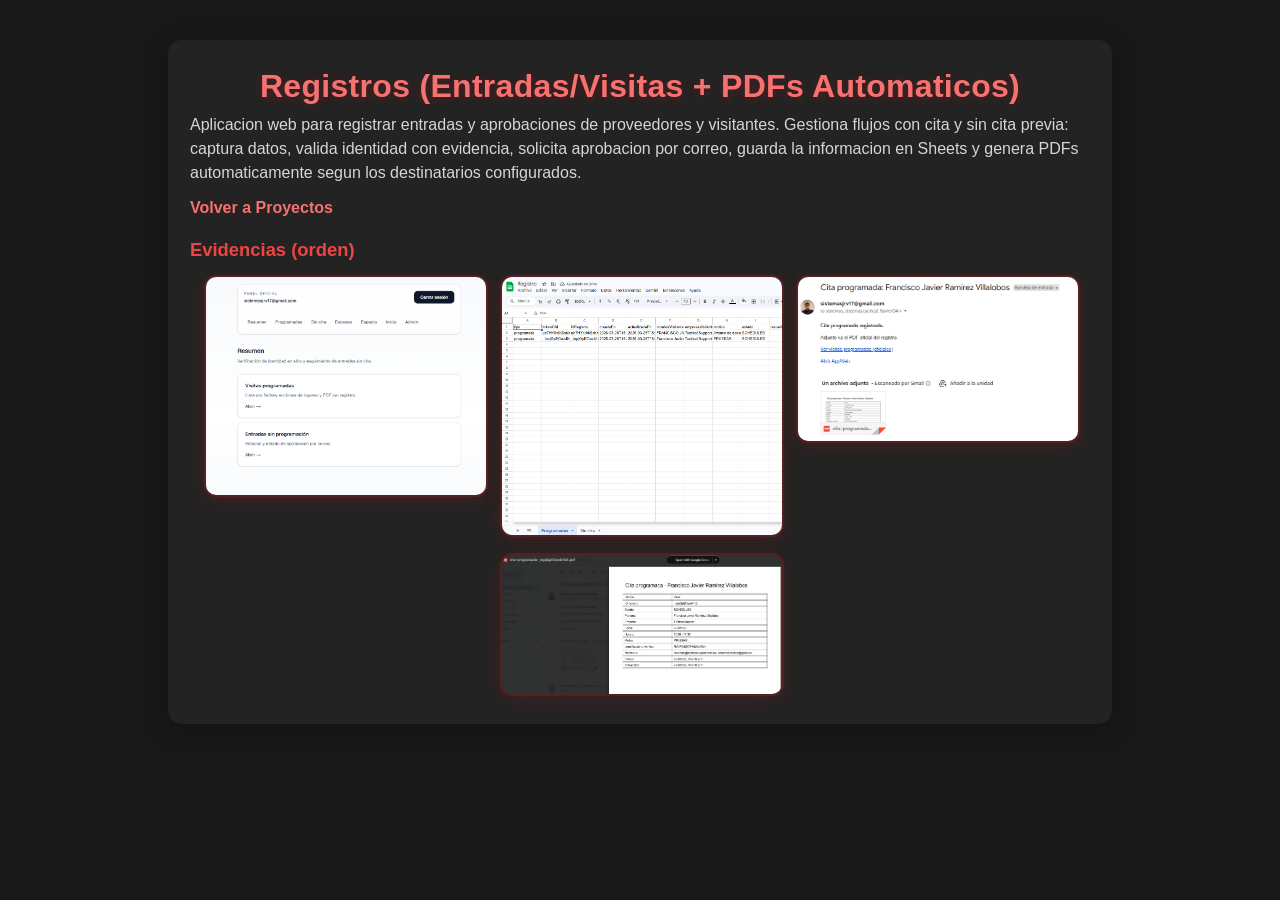
<file: registros.html>
<!DOCTYPE html>
<html lang="es">
<head>
  <meta charset="UTF-8">
  <meta name="viewport" content="width=device-width, initial-scale=1.0">
  <title>Registros - Evidencias</title>
  <style>
    body {
      background: #181818;
      color: #f5f5f5;
      font-family: 'Segoe UI', Arial, sans-serif;
      margin: 0;
      padding: 0;
    }
    .container {
      max-width: 900px;
      margin: 40px auto;
      background: #232323;
      border-radius: 14px;
      box-shadow: 0 4px 24px #0003;
      padding: 28px 22px;
      position: relative;
    }
    h1 {
      font-size: 2rem;
      margin: 0 0 8px 0;
      color: #f87171;
      text-align: center;
      letter-spacing: .3px;
      text-shadow: 0 2px 12px #b91c1c55;
    }
    p {
      margin: 0;
      color: #d6d6d6;
      line-height: 1.5;
    }
    .back {
      display: inline-block;
      margin-top: 14px;
      color: #f87171;
      text-decoration: none;
      font-weight: 600;
    }
    .section-title {
      margin-top: 22px;
      color: #ef4444;
      font-size: 1.15rem;
      font-weight: 700;
    }
    .evidencias {
      display: flex;
      flex-wrap: wrap;
      flex-direction: row;
      gap: 16px;
      margin-top: 14px;
      justify-content: center;
      align-items: flex-start;
    }
    figure { margin: 0; width: min(280px, 100%); }
    img {
      width: 100%;
      max-width: 280px;
      height: auto;
      border-radius: 12px;
      box-shadow: 0 4px 18px rgba(185,28,28,0.18);
      border: 2px solid #b91c1c55;
      display: block;
      background: #232326;
    }

    .evidencias.one figure { width: min(520px, 100%); }
    .evidencias.one img { max-width: 520px; }
    .evidencias.three figure { width: min(360px, 100%); }
    .evidencias.three img { max-width: 360px; }
    figcaption {
      display: none;
    }
    @media (max-width: 600px) {
      .container { padding: 18px 14px; margin: 18px 10px; }
      h1 { font-size: 1.6rem; }
      figure { width: 100%; }
      img { border-radius: 10px; max-width: 100%; }
    }
  </style>
</head>
<body>
  <div class="container">
    <h1>Registros (Entradas/Visitas + PDFs Automaticos)</h1>
    <p>
      Aplicacion web para registrar entradas y aprobaciones de proveedores y visitantes.
      Gestiona flujos con cita y sin cita previa: captura datos, valida identidad con evidencia, solicita
      aprobacion por correo, guarda la informacion en Sheets y genera PDFs automaticamente segun los
      destinatarios configurados.
    </p>
    <a class="back" href="./index.html">Volver a Proyectos</a>

    <div class="section-title">Evidencias (orden)</div>
    <div class="evidencias many">
      <figure>
        <img src="./evidencias ts/registros/inicio.png" alt="Registros - inicio">
      </figure>
      <figure>
        <img src="./evidencias ts/registros/sheets.png" alt="Registros - sheets">
      </figure>
      <figure>
        <img src="./evidencias ts/registros/correo.png" alt="Registros - correo">
      </figure>
      <figure>
        <img src="./evidencias ts/registros/evidencia.png" alt="Registros - evidencia">
      </figure>
    </div>
  </div>
</body>
</html>
</file>
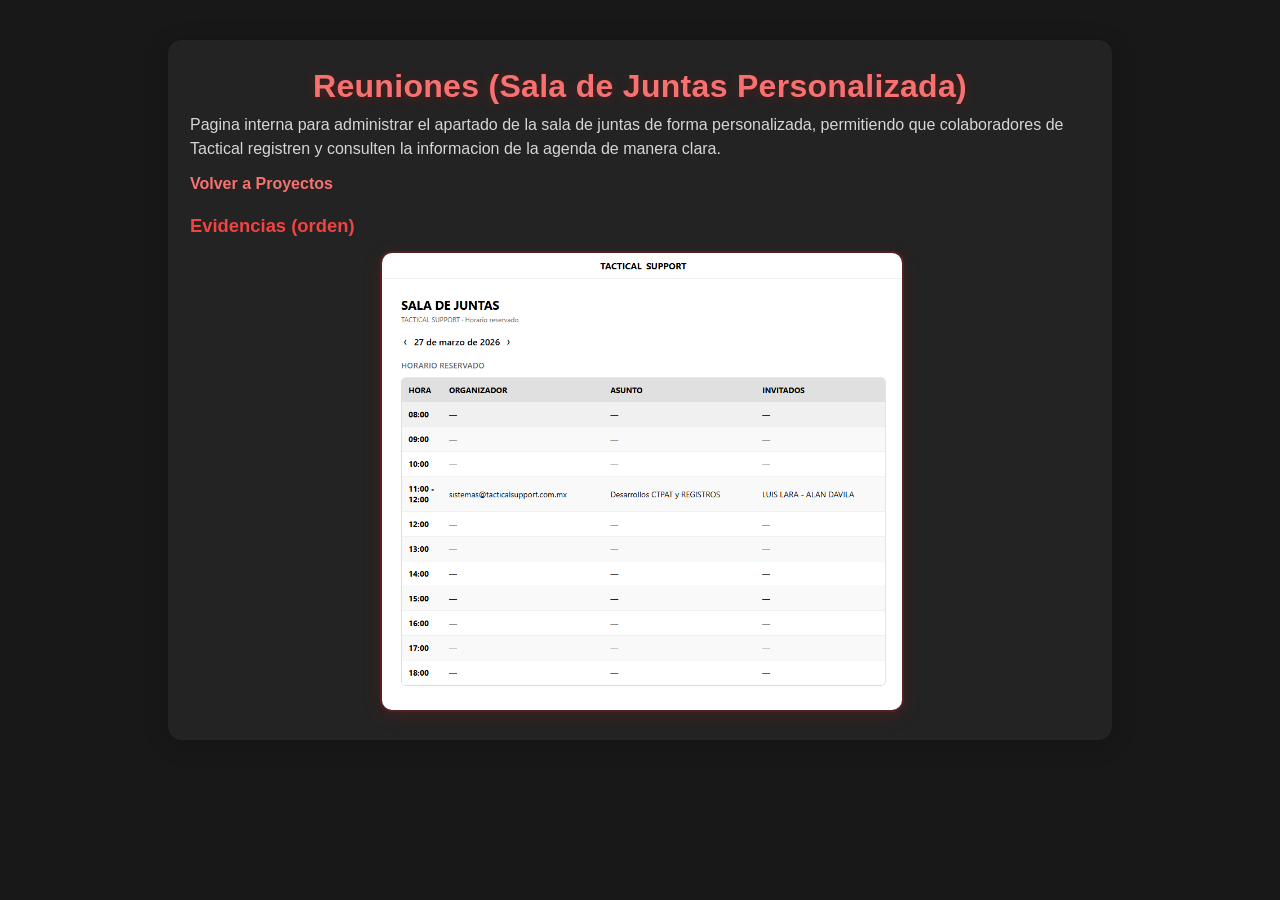
<file: reuniones.html>
<!DOCTYPE html>
<html lang="es">
<head>
  <meta charset="UTF-8">
  <meta name="viewport" content="width=device-width, initial-scale=1.0">
  <title>Reuniones - Evidencias</title>
  <style>
    body {
      background: #181818;
      color: #f5f5f5;
      font-family: 'Segoe UI', Arial, sans-serif;
      margin: 0;
      padding: 0;
    }
    .container {
      max-width: 900px;
      margin: 40px auto;
      background: #232323;
      border-radius: 14px;
      box-shadow: 0 4px 24px #0003;
      padding: 28px 22px;
      position: relative;
    }
    h1 {
      font-size: 2rem;
      margin: 0 0 8px 0;
      color: #f87171;
      text-align: center;
      letter-spacing: .3px;
      text-shadow: 0 2px 12px #b91c1c55;
    }
    p {
      margin: 0;
      color: #d6d6d6;
      line-height: 1.5;
    }
    .back {
      display: inline-block;
      margin-top: 14px;
      color: #f87171;
      text-decoration: none;
      font-weight: 600;
    }
    .section-title {
      margin-top: 22px;
      color: #ef4444;
      font-size: 1.15rem;
      font-weight: 700;
    }
    .evidencias {
      display: flex;
      flex-wrap: wrap;
      flex-direction: row;
      gap: 16px;
      margin-top: 14px;
      justify-content: center;
      align-items: flex-start;
    }
    figure { margin: 0; width: min(280px, 100%); }
    img {
      width: 100%;
      max-width: 280px;
      height: auto;
      border-radius: 12px;
      box-shadow: 0 4px 18px rgba(185,28,28,0.18);
      border: 2px solid #b91c1c55;
      display: block;
      background: #232326;
    }

    .evidencias.one figure { width: min(520px, 100%); }
    .evidencias.one img { max-width: 520px; }
    .evidencias.three figure { width: min(360px, 100%); }
    .evidencias.three img { max-width: 360px; }
    figcaption {
      display: none;
    }
    @media (max-width: 600px) {
      .container { padding: 18px 14px; margin: 18px 10px; }
      h1 { font-size: 1.6rem; }
      figure { width: 100%; }
      img { border-radius: 10px; max-width: 100%; }
    }
  </style>
</head>
<body>
  <div class="container">
    <h1>Reuniones (Sala de Juntas Personalizada)</h1>
    <p>
      Pagina interna para administrar el apartado de la sala de juntas de forma personalizada,
      permitiendo que colaboradores de Tactical registren y consulten la informacion de la agenda de manera clara.
    </p>
    <a class="back" href="./index.html">Volver a Proyectos</a>

    <div class="section-title">Evidencias (orden)</div>
    <div class="evidencias one">
      <figure>
        <img src="./evidencias ts/reuniones/sala_web.png" alt="Sala web">
      </figure>
    </div>
  </div>
</body>
</html>
</file>
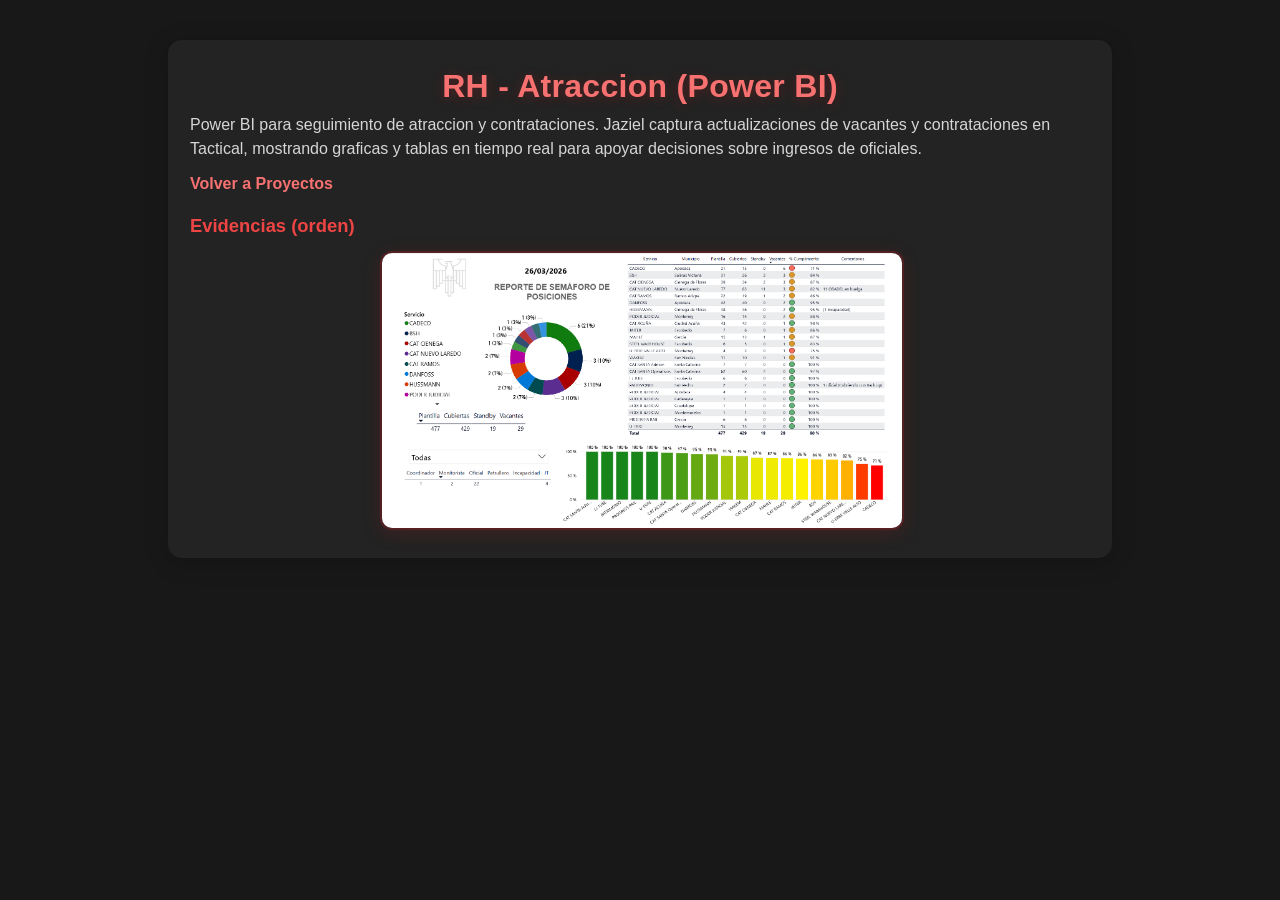
<file: rh_atraccion.html>
<!DOCTYPE html>
<html lang="es">
<head>
  <meta charset="UTF-8">
  <meta name="viewport" content="width=device-width, initial-scale=1.0">
  <title>RH - Atraccion - Evidencias</title>
  <style>
    body {
      background: #181818;
      color: #f5f5f5;
      font-family: 'Segoe UI', Arial, sans-serif;
      margin: 0;
      padding: 0;
    }
    .container {
      max-width: 900px;
      margin: 40px auto;
      background: #232323;
      border-radius: 14px;
      box-shadow: 0 4px 24px #0003;
      padding: 28px 22px;
      position: relative;
    }
    h1 {
      font-size: 2rem;
      margin: 0 0 8px 0;
      color: #f87171;
      text-align: center;
      letter-spacing: .3px;
      text-shadow: 0 2px 12px #b91c1c55;
    }
    p {
      margin: 0;
      color: #d6d6d6;
      line-height: 1.5;
    }
    .back {
      display: inline-block;
      margin-top: 14px;
      color: #f87171;
      text-decoration: none;
      font-weight: 600;
    }
    .section-title {
      margin-top: 22px;
      color: #ef4444;
      font-size: 1.15rem;
      font-weight: 700;
    }
    .evidencias {
      display: flex;
      flex-wrap: wrap;
      flex-direction: row;
      gap: 16px;
      margin-top: 14px;
      justify-content: center;
      align-items: flex-start;
    }
    figure { margin: 0; width: min(280px, 100%); }
    img {
      width: 100%;
      max-width: 280px;
      height: auto;
      border-radius: 12px;
      box-shadow: 0 4px 18px rgba(185,28,28,0.18);
      border: 2px solid #b91c1c55;
      display: block;
      background: #232326;
    }

    .evidencias.one figure { width: min(520px, 100%); }
    .evidencias.one img { max-width: 520px; }
    .evidencias.three figure { width: min(360px, 100%); }
    .evidencias.three img { max-width: 360px; }
    figcaption {
      display: none;
    }
    @media (max-width: 600px) {
      .container { padding: 18px 14px; margin: 18px 10px; }
      h1 { font-size: 1.6rem; }
      figure { width: 100%; }
      img { border-radius: 10px; max-width: 100%; }
    }
  </style>
</head>
<body>
  <div class="container">
    <h1>RH - Atraccion (Power BI)</h1>
    <p>
      Power BI para seguimiento de atraccion y contrataciones.
      Jaziel captura actualizaciones de vacantes y contrataciones en Tactical, mostrando graficas y tablas en
      tiempo real para apoyar decisiones sobre ingresos de oficiales.
    </p>
    <a class="back" href="./index.html">Volver a Proyectos</a>

    <div class="section-title">Evidencias (orden)</div>
    <div class="evidencias one">
      <figure>
        <img src="./evidencias ts/rh/pwbi_atraccion.png" alt="Power BI atraccion">
      </figure>
    </div>
  </div>
</body>
</html>
</file>
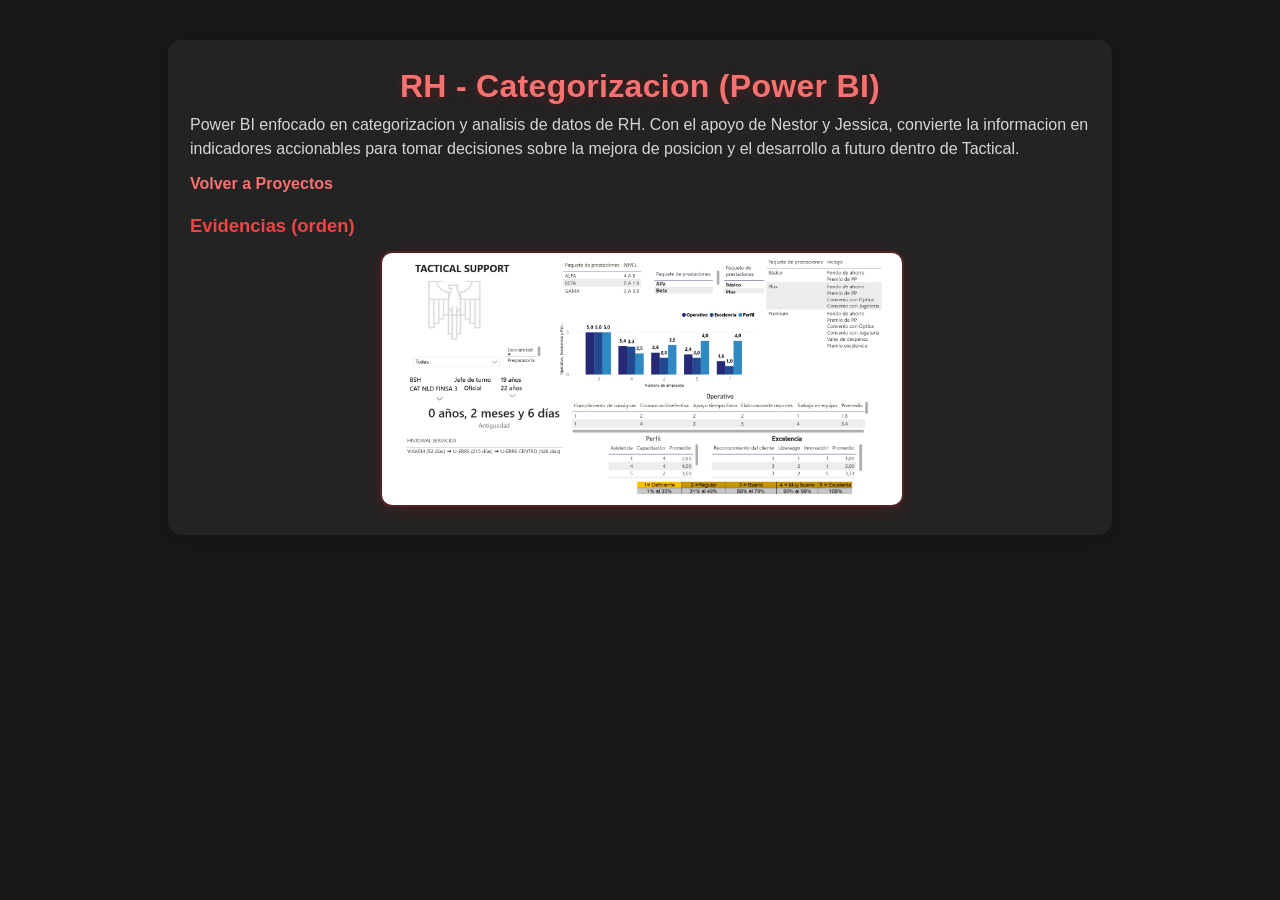
<file: rh_categorizacion.html>
<!DOCTYPE html>
<html lang="es">
<head>
  <meta charset="UTF-8">
  <meta name="viewport" content="width=device-width, initial-scale=1.0">
  <title>RH - Categorizacion - Evidencias</title>
  <style>
    body {
      background: #181818;
      color: #f5f5f5;
      font-family: 'Segoe UI', Arial, sans-serif;
      margin: 0;
      padding: 0;
    }
    .container {
      max-width: 900px;
      margin: 40px auto;
      background: #232323;
      border-radius: 14px;
      box-shadow: 0 4px 24px #0003;
      padding: 28px 22px;
      position: relative;
    }
    h1 {
      font-size: 2rem;
      margin: 0 0 8px 0;
      color: #f87171;
      text-align: center;
      letter-spacing: .3px;
      text-shadow: 0 2px 12px #b91c1c55;
    }
    p {
      margin: 0;
      color: #d6d6d6;
      line-height: 1.5;
    }
    .back {
      display: inline-block;
      margin-top: 14px;
      color: #f87171;
      text-decoration: none;
      font-weight: 600;
    }
    .section-title {
      margin-top: 22px;
      color: #ef4444;
      font-size: 1.15rem;
      font-weight: 700;
    }
    .evidencias {
      display: flex;
      flex-wrap: wrap;
      flex-direction: row;
      gap: 16px;
      margin-top: 14px;
      justify-content: center;
      align-items: flex-start;
    }
    figure { margin: 0; width: min(280px, 100%); }
    img {
      width: 100%;
      max-width: 280px;
      height: auto;
      border-radius: 12px;
      box-shadow: 0 4px 18px rgba(185,28,28,0.18);
      border: 2px solid #b91c1c55;
      display: block;
      background: #232326;
    }

    .evidencias.one figure { width: min(520px, 100%); }
    .evidencias.one img { max-width: 520px; }
    .evidencias.three figure { width: min(360px, 100%); }
    .evidencias.three img { max-width: 360px; }
    figcaption {
      display: none;
    }
    @media (max-width: 600px) {
      .container { padding: 18px 14px; margin: 18px 10px; }
      h1 { font-size: 1.6rem; }
      figure { width: 100%; }
      img { border-radius: 10px; max-width: 100%; }
    }
  </style>
</head>
<body>
  <div class="container">
    <h1>RH - Categorizacion (Power BI)</h1>
    <p>
      Power BI enfocado en categorizacion y analisis de datos de RH.
      Con el apoyo de Nestor y Jessica, convierte la informacion en indicadores accionables para tomar decisiones
      sobre la mejora de posicion y el desarrollo a futuro dentro de Tactical.
    </p>
    <a class="back" href="./index.html">Volver a Proyectos</a>

    <div class="section-title">Evidencias (orden)</div>
    <div class="evidencias one">
      <figure>
        <img src="./evidencias ts/rh/pwbi_categorizacion.png" alt="Power BI categorizacion">
      </figure>
    </div>
  </div>
</body>
</html>
</file>
